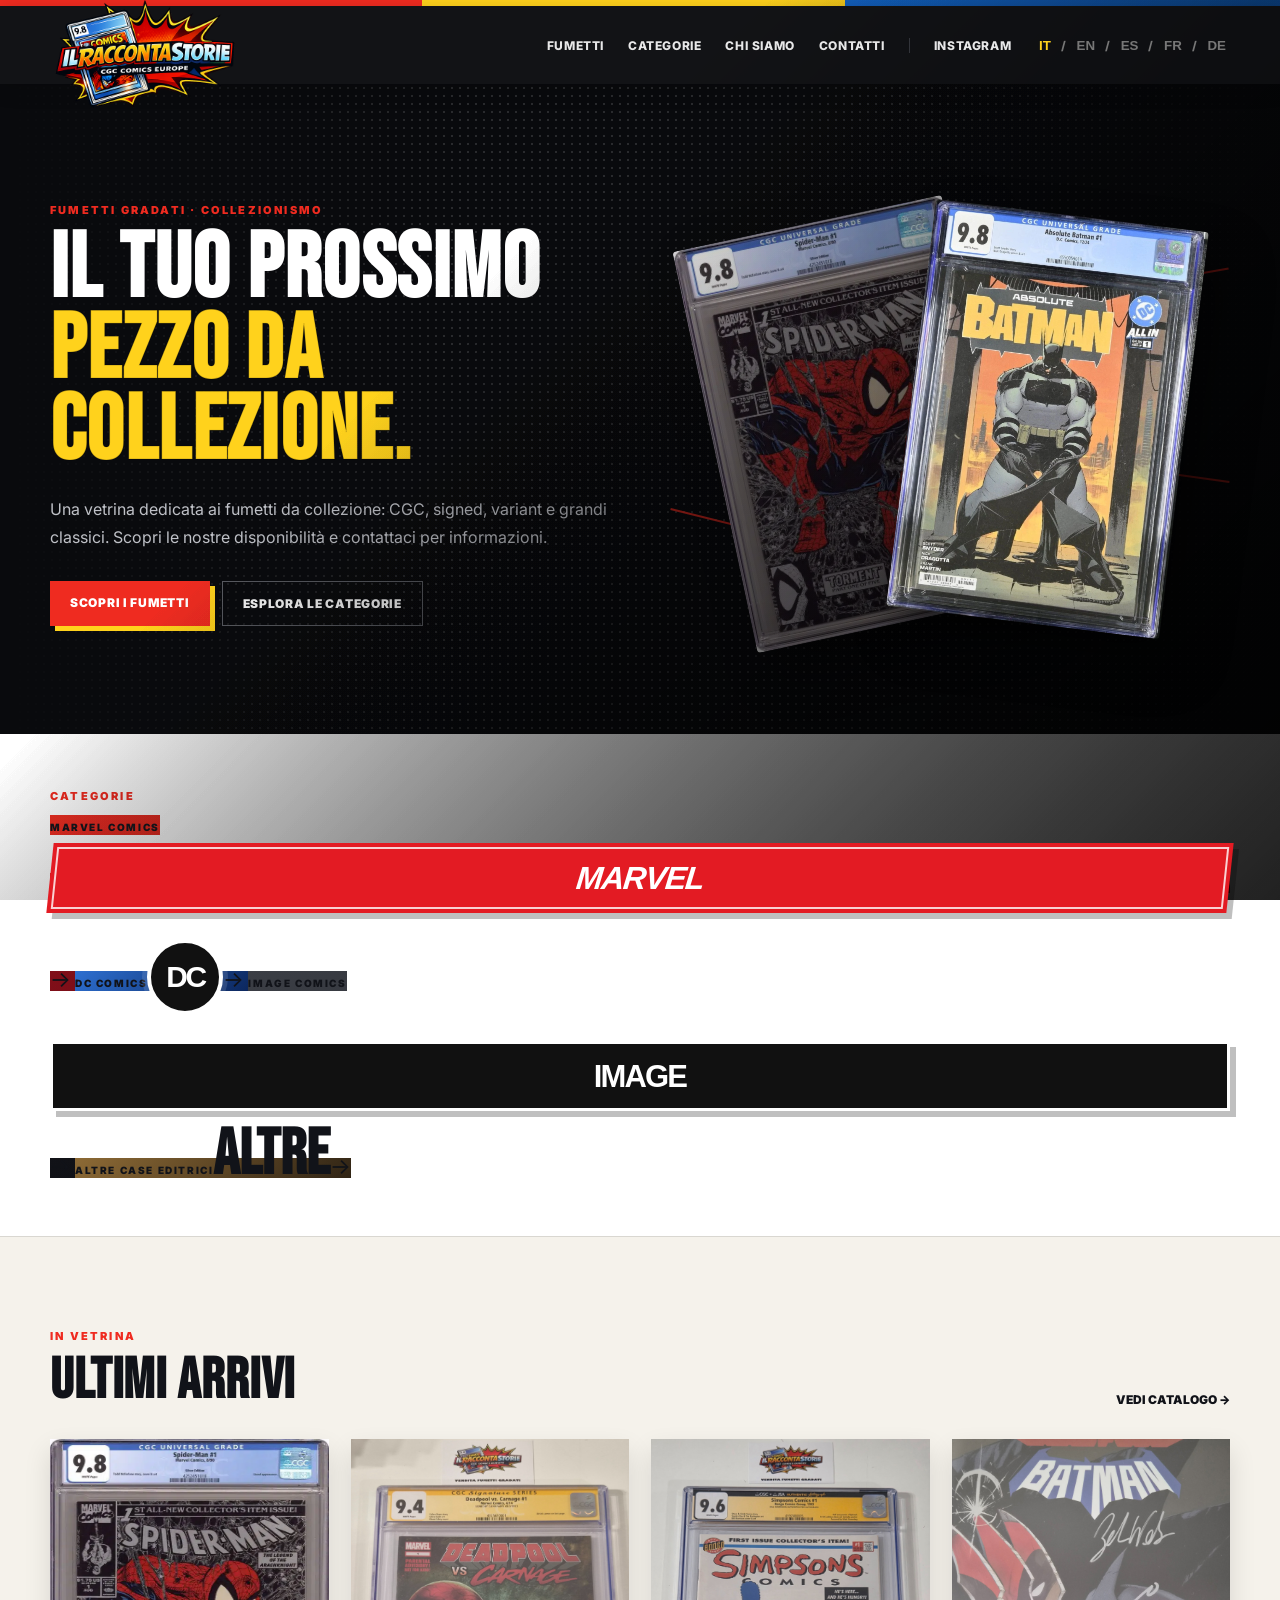
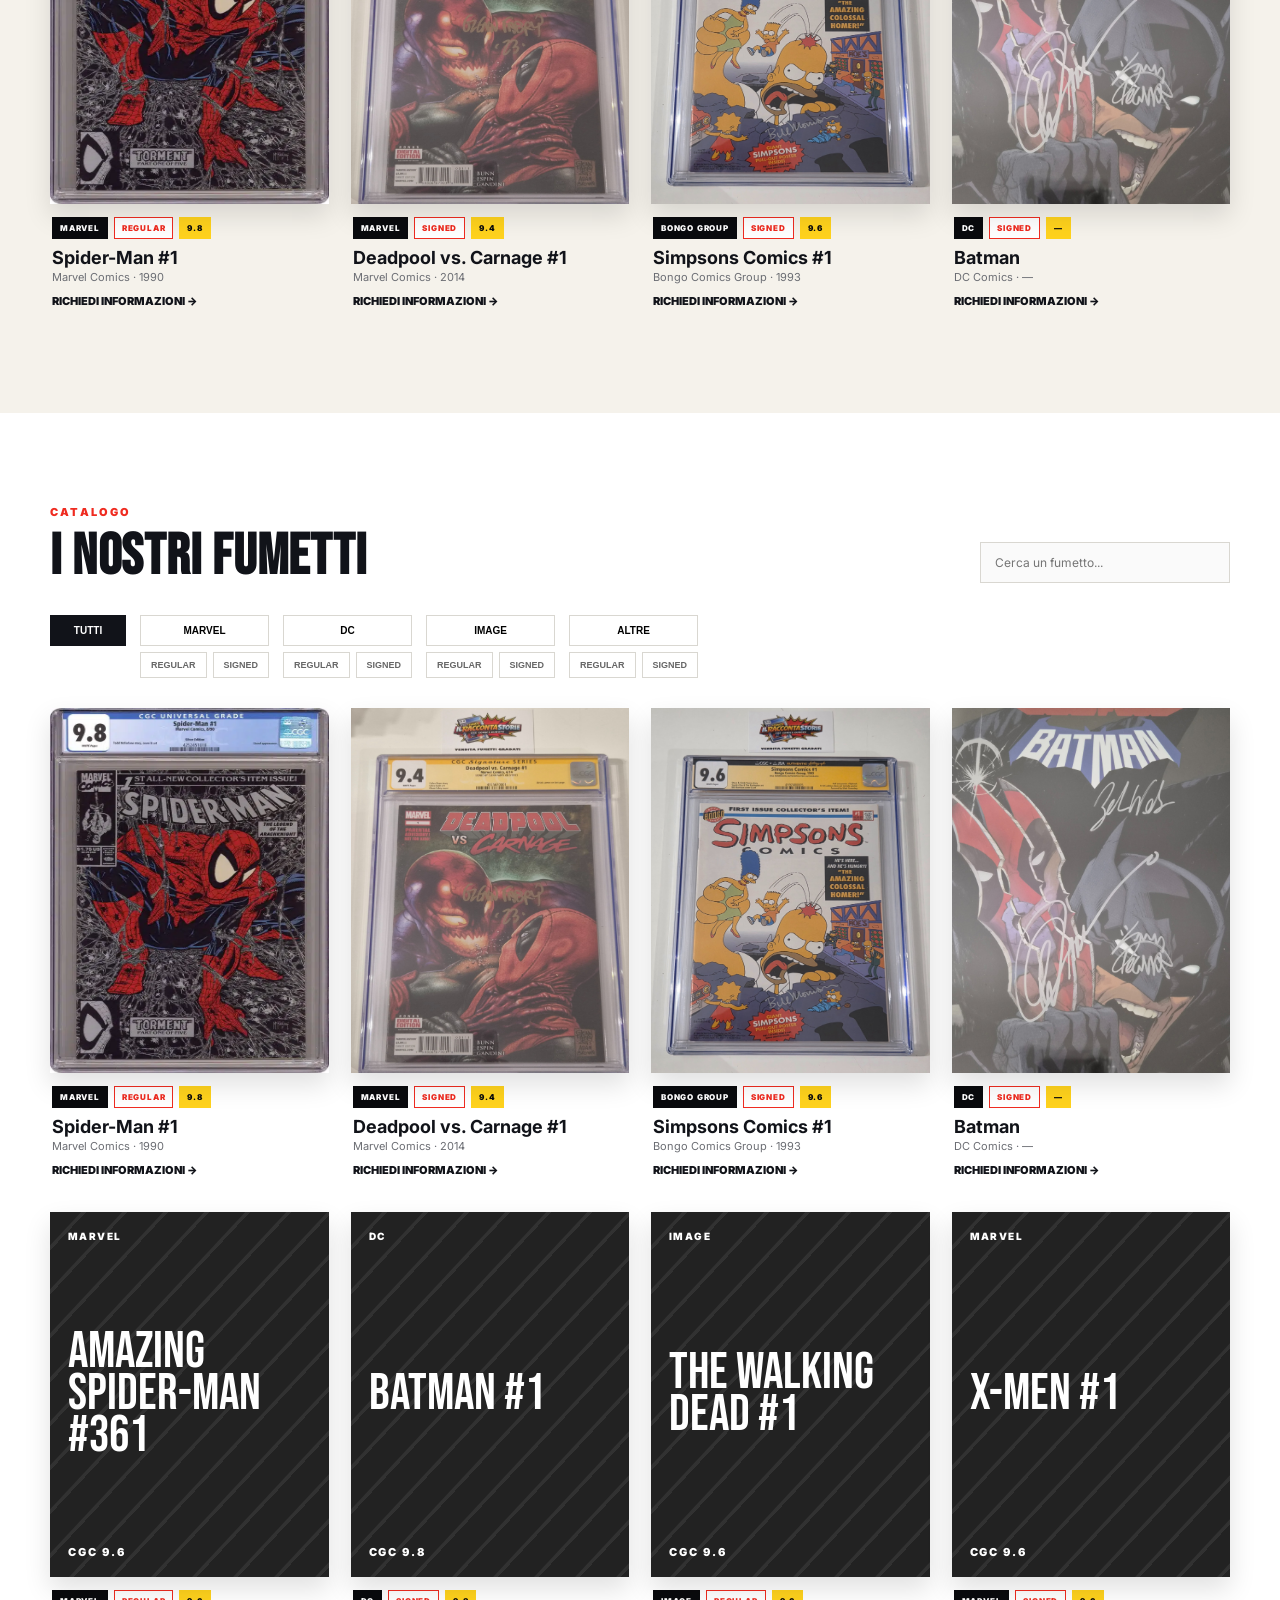
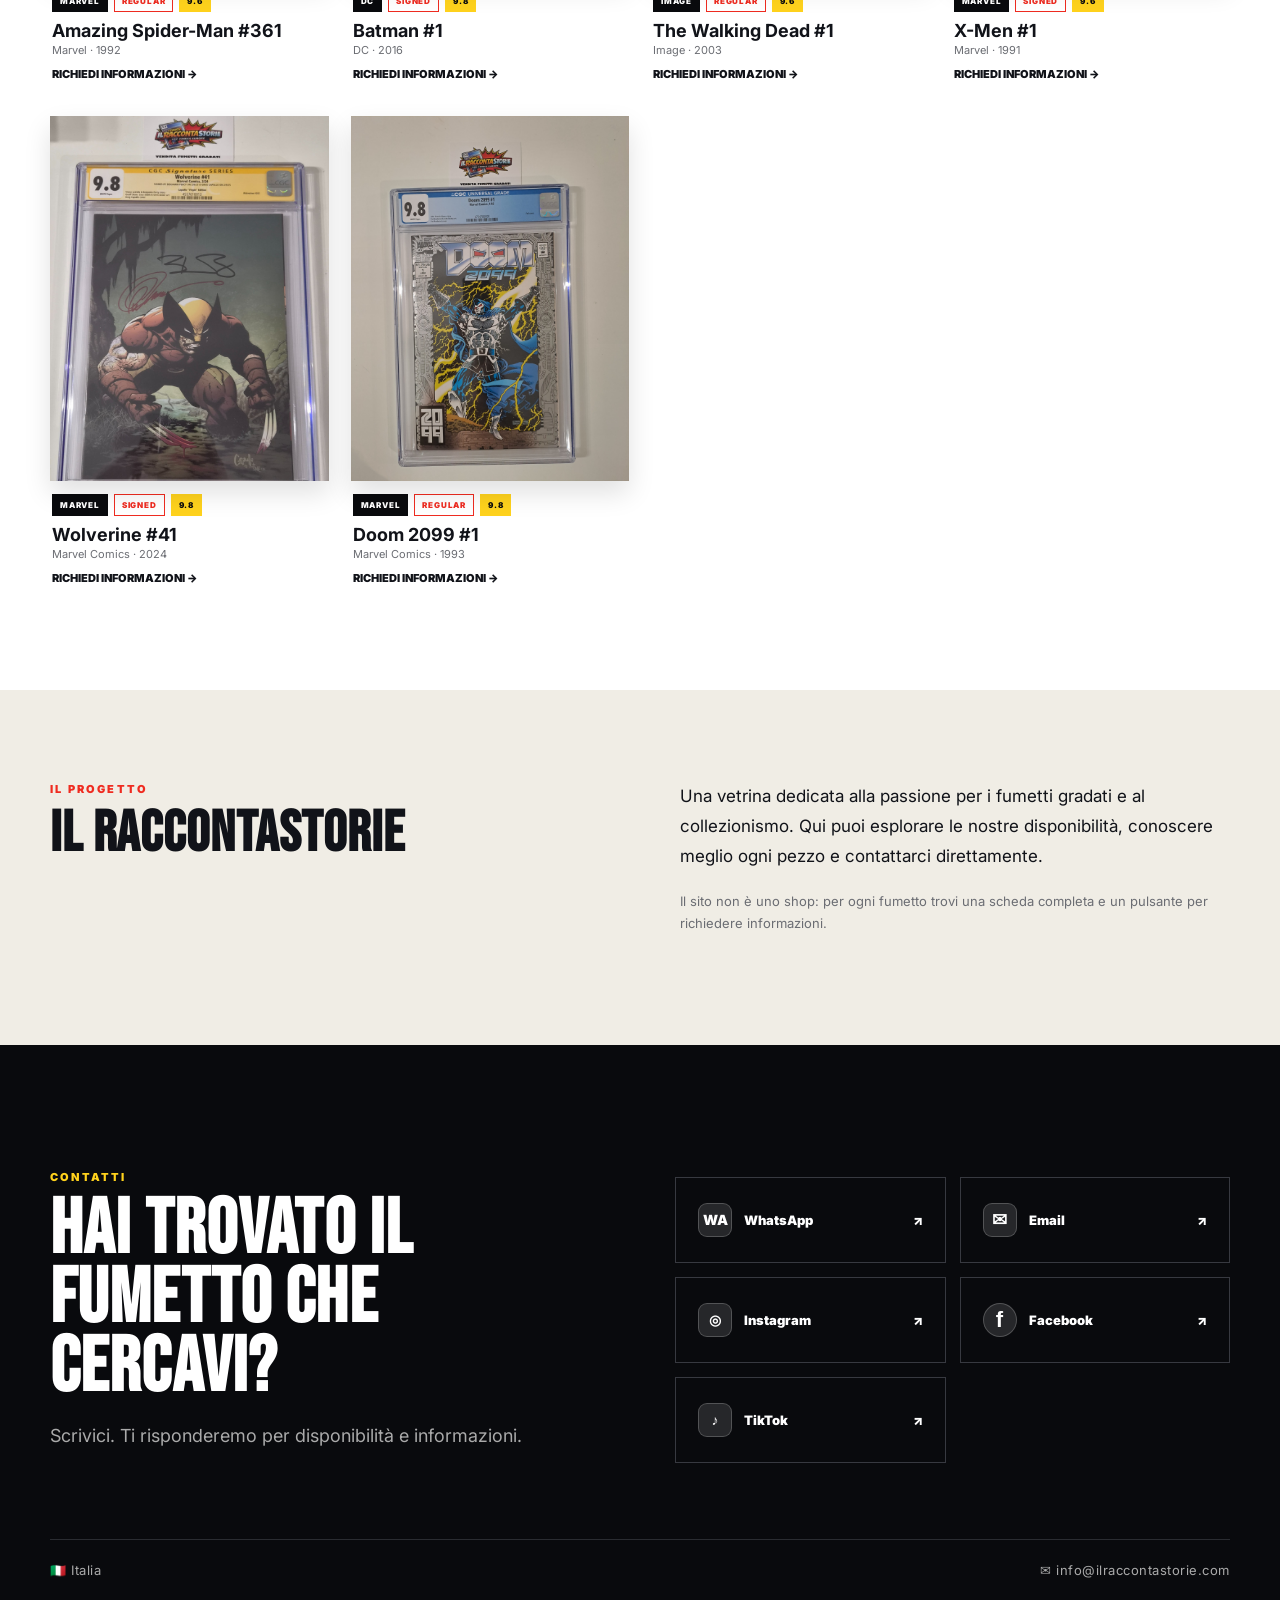
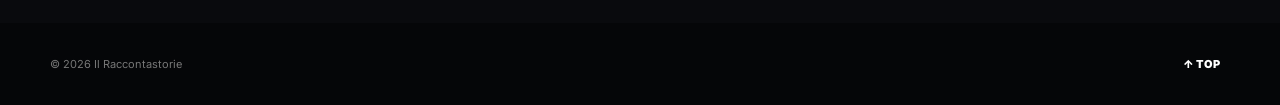
<file: index.html.html>
<!DOCTYPE html>
<html lang="it">
<head>
  <meta charset="UTF-8">
  <meta name="viewport" content="width=device-width, initial-scale=1.0">
  <meta name="description" content="Il Raccontastorie — fumetti gradati, collezionismo e comics.">
  <title>Il Raccontastorie | Fumetti Gradati</title>
  <link rel="preconnect" href="https://fonts.googleapis.com">
  <link rel="preconnect" href="https://fonts.gstatic.com" crossorigin>
  <link href="https://fonts.googleapis.com/css2?family=Bebas+Neue&family=Inter:wght@400;500;600;700;800;900&family=Oswald:wght@500;600;700&display=swap" rel="stylesheet">
  <link rel="stylesheet" href="assets/style.css">

  <style>
    /* Custom updates */
    .category-logo{
      display:inline-flex;
      align-items:center;
      justify-content:center;
      position:relative;
      line-height:1;
      font-weight:900;
      letter-spacing:-0.04em;
      text-transform:uppercase;
      margin-top:8px;
    }
    .category-logo-marvel{
      min-width:150px;
      min-height:54px;
      padding:0 12px;
      background:#e31b23;
      color:#fff;
      font-family:Arial,Helvetica,sans-serif;
      font-size:32px;
      font-style:italic;
      transform:skewX(-6deg);
      box-shadow:6px 6px 0 rgba(0,0,0,.25);
    }
    .category-logo-marvel::after{
      content:"";
      position:absolute;
      inset:4px;
      border:2px solid rgba(255,255,255,.8);
      pointer-events:none;
    }
    .category-logo-dc{
      width:76px;
      height:76px;
      border-radius:50%;
      border:4px solid #fff;
      background:#111;
      color:#fff;
      font-family:Arial,Helvetica,sans-serif;
      font-size:30px;
      letter-spacing:-0.08em;
      box-shadow:0 0 0 5px rgba(255,255,255,.12);
    }
    .category-logo-image{
      min-width:155px;
      min-height:54px;
      padding:0 12px;
      background:#111;
      color:#fff;
      font-family:Arial,Helvetica,sans-serif;
      font-size:31px;
      letter-spacing:-0.06em;
      border:3px solid #fff;
      box-shadow:6px 6px 0 rgba(0,0,0,.25);
    }
    .contact-button{
      display:flex;
      align-items:center;
      gap:12px;
    }
    .contact-button > span:last-child{
      margin-left:auto;
    }
    .platform-logo{
      display:inline-flex;
      align-items:center;
      justify-content:center;
      width:34px;
      height:34px;
      min-width:34px;
      border-radius:9px;
      background:rgba(255,255,255,.12);
      border:1px solid rgba(255,255,255,.2);
      color:#fff;
      font-weight:900;
      font-size:14px;
      line-height:1;
    }
    .contact-button.facebook .platform-logo{
      border-radius:50%;
      font-family:Arial,Helvetica,sans-serif;
      font-size:22px;
    }
    .contact-button.email .platform-logo{
      font-size:18px;
    }
    .lot-detail{
      border:1px solid rgba(225,0,0,.35);
      background:rgba(225,0,0,.06);
      padding:10px 12px;
      border-radius:8px;
    }
    .lot-value{
      font-weight:900;
      color:#e21d2f;
      letter-spacing:.04em;
    }
    @media (max-width:700px){
      .category-logo-marvel,.category-logo-image{min-width:125px;font-size:26px}
      .category-logo-dc{width:64px;height:64px;font-size:25px}
    }
  </style>
</head>
<body>
  <div class="comic-stripe"></div>
  <header class="header" id="top">
    <div class="container nav">
      <a class="logo-link" href="#top" aria-label="Il Raccontastorie">
        <img src="images/logo.png" alt="Il Raccontastorie - CGC Comics Europe">
      </a>
      <button class="menu-toggle" aria-label="Apri menu" aria-expanded="false">☰</button>
      <nav class="main-nav">
        <a href="#fumetti" data-i18n="nav_comics">Fumetti</a>
        <a href="#categorie" data-i18n="nav_categories">Categorie</a>
        <a href="#chi-siamo" data-i18n="nav_about">Chi siamo</a>
        <a href="#contatti" data-i18n="nav_contact">Contatti</a>
        <a class="social-link" href="https://www.instagram.com/il_raccontastorie/" target="_blank" rel="noopener">Instagram</a>
        <div class="language-switch" role="group" aria-label="Lingua">
          <button class="lang active" data-lang="it">IT</button><span>/</span>
          <button class="lang" data-lang="en">EN</button><span>/</span>
          <button class="lang" data-lang="es">ES</button><span>/</span>
          <button class="lang" data-lang="fr">FR</button><span>/</span>
          <button class="lang" data-lang="de">DE</button>
        </div>
      </nav>
    </div>
  </header>

  <main>
    <section class="hero">
      <div class="hero-halftone"></div>
      <div class="container hero-grid">
        <div class="hero-copy">
          <p class="kicker" data-i18n="hero_kicker">FUMETTI GRADATI · COLLEZIONISMO</p>
          <h1 data-i18n-html="hero_title">IL TUO PROSSIMO<br><span>PEZZO DA COLLEZIONE.</span></h1>
          <p data-i18n="hero_text">Una vetrina dedicata ai fumetti da collezione: CGC, signed, variant e grandi classici. Scopri le nostre disponibilità e contattaci per informazioni.</p>
          <div class="hero-buttons">
            <a class="btn btn-red" href="#fumetti" data-i18n="hero_button">SCOPRI I FUMETTI</a>
            <a class="btn btn-outline" href="#categorie" data-i18n="hero_button2">ESPLORA LE CATEGORIE</a>
          </div>
        </div>
        <div class="hero-visual" aria-hidden="true">
          <div class="speed-line line1"></div><div class="speed-line line2"></div><div class="speed-line line3"></div>
          <img class="real-slab slab-back" src="images/spiderman-silver-98.webp" alt="">
          <img class="real-slab slab-front" src="images/absolute-batman-98.webp" alt="">
        </div>
      </div>
    </section>

    <section class="quick-categories" id="categorie">
      <div class="container">
        <div class="section-label" data-i18n="section_categories">CATEGORIE</div>
        <div class="category-grid">
          <a class="category-card marvel" href="#catalogo" data-category="marvel">
            <span class="cat-small">MARVEL COMICS</span><span class="category-logo category-logo-marvel">MARVEL</span><span class="cat-arrow">→</span>
          </a>
          <a class="category-card dc" href="#catalogo" data-category="dc">
            <span class="cat-small">DC COMICS</span><span class="category-logo category-logo-dc">DC</span><span class="cat-arrow">→</span>
          </a>
          <a class="category-card image" href="#catalogo" data-category="image">
            <span class="cat-small">IMAGE COMICS</span><span class="category-logo category-logo-image">IMAGE</span><span class="cat-arrow">→</span>
          </a>
          <a class="category-card other" href="#catalogo" data-category="other">
            <span class="cat-small">ALTRE CASE EDITRICI</span><strong>ALTRE</strong><span class="cat-arrow">→</span>
          </a>
        </div>
      </div>
    </section>

    <section class="section featured" id="fumetti">
      <div class="container">
        <div class="section-heading">
          <div><div class="section-label" data-i18n="section_featured">IN VETRINA</div><h2 data-i18n="featured_title">Ultimi arrivi</h2></div>
          <a class="text-link" href="#catalogo" data-i18n="view_all">Vedi catalogo →</a>
        </div>
        <div id="featured-grid" class="comic-grid"></div>
      </div>
    </section>

    <section class="section catalog-section" id="catalogo">
      <div class="container">
        <div class="section-heading">
          <div><div class="section-label" data-i18n="section_catalog">CATALOGO</div><h2 data-i18n="catalog_title">I nostri fumetti</h2></div>
          <div class="catalog-controls">
            <input id="search" type="search" placeholder="Cerca un fumetto..." data-i18n-placeholder="search_placeholder">
          </div>
        </div>
        <div class="catalog-tabs">
          <button class="tab main-tab active" data-filter="all" data-i18n="all">Tutti</button>
          <div class="category-filter-group">
            <button class="tab main-tab" data-category="marvel">Marvel</button>
            <div class="sub-tabs">
              <button class="tab sub-tab" data-category="marvel" data-type="regular" data-i18n="regular">Regular</button>
              <button class="tab sub-tab" data-category="marvel" data-type="signed" data-i18n="signed">Signed</button>
            </div>
          </div>
          <div class="category-filter-group">
            <button class="tab main-tab" data-category="dc">DC</button>
            <div class="sub-tabs">
              <button class="tab sub-tab" data-category="dc" data-type="regular" data-i18n="regular">Regular</button>
              <button class="tab sub-tab" data-category="dc" data-type="signed" data-i18n="signed">Signed</button>
            </div>
          </div>
          <div class="category-filter-group">
            <button class="tab main-tab" data-category="image">Image</button>
            <div class="sub-tabs">
              <button class="tab sub-tab" data-category="image" data-type="regular" data-i18n="regular">Regular</button>
              <button class="tab sub-tab" data-category="image" data-type="signed" data-i18n="signed">Signed</button>
            </div>
          </div>
          <div class="category-filter-group">
            <button class="tab main-tab" data-category="other">Altre</button>
            <div class="sub-tabs">
              <button class="tab sub-tab" data-category="other" data-type="regular" data-i18n="regular">Regular</button>
              <button class="tab sub-tab" data-category="other" data-type="signed" data-i18n="signed">Signed</button>
            </div>
          </div>
        </div>
        <div id="catalog-grid" class="comic-grid large"></div>
        <div id="empty-state" class="empty-state" hidden data-i18n="no_results">Nessun fumetto trovato.</div>
      </div>
    </section>

    <section class="section about" id="chi-siamo">
      <div class="container about-grid">
        <div>
          <div class="section-label" data-i18n="section_about">IL PROGETTO</div>
          <h2 data-i18n="about_title">Il Raccontastorie</h2>
        </div>
        <div>
          <p data-i18n="about_text">Una vetrina dedicata alla passione per i fumetti gradati e al collezionismo. Qui puoi esplorare le nostre disponibilità, conoscere meglio ogni pezzo e contattarci direttamente.</p>
          <p class="muted" data-i18n="about_text2">Il sito non è uno shop: per ogni fumetto trovi una scheda completa e un pulsante per richiedere informazioni.</p>
        </div>
      </div>
    </section>

    <section class="contact-section" id="contatti">
      <div class="container contact-grid">
        <div>
          <div class="section-label light-label" data-i18n="section_contact">CONTATTI</div>
          <h2 data-i18n="contact_title">Hai trovato il fumetto che cercavi?</h2>
          <p data-i18n="contact_text">Scrivici. Ti risponderemo per disponibilità e informazioni.</p>
        </div>
        <div class="contact-buttons">
          <a class="contact-button whatsapp" href="https://wa.me/393385243303" target="_blank" rel="noopener"><span class="platform-logo" aria-hidden="true">WA</span><span>WhatsApp</span><span>↗</span></a>
          <a class="contact-button email" href="mailto:info@ilraccontastorie.com"><span class="platform-logo" aria-hidden="true">✉</span><span>Email</span><span>↗</span></a>
          <a class="contact-button instagram" href="https://www.instagram.com/il_raccontastorie/" target="_blank" rel="noopener"><span class="platform-logo" aria-hidden="true">◎</span><span>Instagram</span><span>↗</span></a>
          <a class="contact-button facebook" href="https://www.facebook.com/profile.php?id=61580560901648" target="_blank" rel="noopener"><span class="platform-logo" aria-hidden="true">f</span><span>Facebook</span><span>↗</span></a>
          <a class="contact-button tiktok" href="https://www.tiktok.com/@il_raccontastorie" target="_blank" rel="noopener"><span class="platform-logo" aria-hidden="true">♪</span><span>TikTok</span><span>↗</span></a>
        </div>
      </div>
      <div class="contact-bottom container">
        <span>🇮🇹 Italia</span>
        <span>✉ info@ilraccontastorie.com</span>
      </div>
    </section>
  </main>

  <footer>
    <div class="container footer-inner">
      <span>© 2026 Il Raccontastorie</span>
      <a href="#top" id="back-to-top">↑ TOP</a>
    </div>
  </footer>

  <div id="comic-modal" class="modal" aria-hidden="true">
    <div class="modal-backdrop"></div>
    <div class="modal-dialog">
      <button class="modal-close" aria-label="Chiudi">×</button>
      <div id="modal-content"></div>
    </div>
  </div>
  <script src="assets/script.js"></script>
</body>
</html>
</file>
<file: assets/style.css>
:root{
  --black:#090a0d; --ink:#111319; --red:#ef2b20; --red2:#b80f16;
  --yellow:#ffd21c; --blue:#1265c9; --paper:#f5f2eb; --white:#fff;
  --muted:#6b6d73; --line:#d9d7d1; --max:1180px;
}
*{box-sizing:border-box}
html{scroll-behavior:smooth}
body{margin:0;background:var(--paper);color:var(--ink);font-family:Inter,Arial,sans-serif}
a{text-decoration:none;color:inherit}
.container{width:min(var(--max),calc(100% - 42px));margin:auto}
.comic-stripe{height:6px;background:linear-gradient(90deg,var(--red) 0 33%,var(--yellow) 33% 66%,var(--blue) 66%)}
.header{position:sticky;top:0;z-index:50;background:rgba(9,10,13,.96);box-shadow:0 4px 20px rgba(0,0,0,.18)}
.nav{height:78px;display:flex;align-items:center;justify-content:space-between;position:relative}
.logo-link{display:flex;align-items:center;height:78px;position:relative;z-index:3}.logo-link img{width:190px;height:auto;display:block;transform:translateY(20px)}
.main-nav{display:flex;align-items:center;gap:24px;color:#fff;font-size:12px;font-weight:800;text-transform:uppercase;letter-spacing:.05em}
.main-nav>a{opacity:.9}.main-nav>a:hover{color:var(--yellow)}
.social-link{border-left:1px solid #36383e;padding-left:24px}
.language-switch{display:flex;align-items:center;gap:6px;color:#777}
.lang{border:0;background:none;color:#777;font-weight:900;cursor:pointer;padding:4px}
.lang.active{color:var(--yellow)}
.menu-toggle{display:none;color:#fff;background:none;border:0;font-size:28px}
.hero{position:relative;overflow:hidden;background:var(--black);color:#fff;min-height:650px}
.hero-halftone{position:absolute;inset:0;opacity:.13;background-image:radial-gradient(#fff 1px,transparent 1px);background-size:8px 8px;mask-image:linear-gradient(90deg,transparent,black 35%,black 70%,transparent)}
.hero-grid{min-height:650px;display:grid;grid-template-columns:1.03fr .97fr;align-items:center;gap:20px;position:relative}
.hero-copy{position:relative;padding:50px 0}
.kicker,.section-label{font-size:11px;letter-spacing:.2em;font-weight:900;color:var(--red);margin-bottom:12px}
.hero h1{font-family:"Bebas Neue",Impact,sans-serif;font-size:clamp(56px,7.2vw,94px);line-height:.88;letter-spacing:.015em;margin:0 0 24px}
.hero h1 span{color:var(--yellow);-webkit-text-stroke:1px rgba(0,0,0,.2)}
.hero-copy>p:not(.kicker){max-width:560px;color:#bfc1c7;font-size:16px;line-height:1.7}
.hero-buttons{display:flex;gap:12px;flex-wrap:wrap;margin-top:30px}
.btn{padding:14px 20px;font-size:12px;font-weight:900;letter-spacing:.06em;display:inline-block}
.btn-red{background:var(--red);color:#fff;box-shadow:5px 5px 0 var(--yellow)}
.btn-red:hover{transform:translate(-1px,-1px)}
.btn-outline{border:1px solid #5a5c62;color:#fff}.btn-outline:hover{border-color:#fff}
.hero-visual{height:540px;position:relative}
.fake-slab{position:absolute;width:275px;height:auto;border:0;background:none;box-shadow:none;padding:0;border-radius:4px}
.slab-back{left:8%;top:80px;transform:rotate(-12deg)}
.slab-front{right:8%;top:75px;transform:rotate(7deg);z-index:2}
.real-slab{
  position:absolute;
  width:275px;
  height:410px;
  object-fit:fill;
  display:block;
  box-shadow:20px 25px 50px rgba(0,0,0,.45);
  border-radius:4px;
}
.real-slab.slab-back{left:8%;top:80px;transform:rotate(-12deg)}
.real-slab.slab-front{right:8%;top:75px;transform:rotate(7deg);z-index:2}
.grade{height:43px;background:#f8fbff;color:#111;font-weight:900;font-size:25px;display:flex;align-items:center;padding-left:12px;border:2px solid #8b9aa6;margin-bottom:9px}
.fake-cover{height:327px;display:flex;flex-direction:column;justify-content:flex-end;padding:18px;color:#fff;font-family:"Bebas Neue";font-size:19px;overflow:hidden;position:relative}
.fake-cover:before{content:"";position:absolute;inset:0;background:repeating-linear-gradient(125deg,transparent 0 16px,rgba(255,255,255,.06) 17px 19px)}
.fake-cover strong{font-size:56px;line-height:.8;position:relative}
.fake-cover.red{background:radial-gradient(circle at 50% 40%,#ff5137,#7b1014 72%)}.fake-cover.blue{background:radial-gradient(circle at 50% 40%,#3b79e6,#0a1a43 70%)}
.speed-line{position:absolute;height:2px;background:var(--red);opacity:.8}.line1{width:190px;right:0;top:145px;transform:rotate(-10deg)}.line2{width:240px;left:0;bottom:140px;transform:rotate(14deg)}.line3{width:130px;right:0;bottom:205px;transform:rotate(8deg)}
.quick-categories{background:#fff;border-bottom:1px solid var(--line);padding:55px 0}
.category-logo{
  display:flex;
  align-items:center;
  justify-content:center;
  width:100%;
  height:70px;
  margin:10px 0 18px;
}

.category-logo img{
  display:block;
  max-width:190px;
  max-height:65px;
  width:auto;
  height:auto;
  object-fit:contain;
}

.category-logo-dc img{
  max-width:85px;
  max-height:85px;
}

.category-logo-image img{
  max-width:190px;
  max-height:65px;
}

.category-logo-marvel img{
  max-width:190px;
  max-height:65px;
}
.category-card:after{content:"";position:absolute;inset:0;background:linear-gradient(135deg,transparent 35%,rgba(0,0,0,.4))}
.category-card>*{position:relative;z-index:1}.category-card strong{font-family:"Bebas Neue";font-size:65px;line-height:.8}.cat-small{font-size:10px;letter-spacing:.16em;font-weight:900}.cat-arrow{font-size:22px;align-self:flex-end}.marvel{background:linear-gradient(135deg,#ed2d22,#7d0e18)}.dc{background:linear-gradient(135deg,#2d6fd1,#0c275e)}.image{background:linear-gradient(135deg,#3b3e45,#101116)}.other{background:linear-gradient(135deg,#8d6a35,#302415)}
.section{padding:92px 0}.section-heading{display:flex;align-items:end;justify-content:space-between;margin-bottom:32px}.section-heading.compact{margin-bottom:25px}.section-heading h2,.about h2,.contact-section h2{font-family:"Bebas Neue";font-size:58px;line-height:.9;margin:0;letter-spacing:.015em}.text-link{font-size:12px;font-weight:900;text-transform:uppercase}.comic-grid{display:grid;grid-template-columns:repeat(4,1fr);gap:22px}.comic-grid.large{grid-template-columns:repeat(4,1fr)}
.comic-card-item{cursor:pointer}.cover{height:365px;position:relative;overflow:hidden;box-shadow:0 12px 25px rgba(0,0,0,.12);background:#222}
.cover img{width:100%;height:100%;object-fit:fill;display:block}.placeholder-cover{height:100%;padding:18px;color:#fff;display:flex;flex-direction:column;justify-content:space-between;position:relative;overflow:hidden}.placeholder-cover:after{content:"";position:absolute;inset:-30%;background:repeating-linear-gradient(125deg,transparent 0 26px,rgba(255,255,255,.07) 27px 30px);transform:rotate(8deg)}.placeholder-cover>*{position:relative;z-index:1}.cover-publisher{font-size:10px;letter-spacing:.14em;font-weight:900}.cover-title{font-family:"Bebas Neue";font-size:51px;line-height:.82;max-width:90%}.cover-grade{font-size:11px;letter-spacing:.18em;font-weight:900}.comic-meta{padding:13px 2px}.comic-badges{display:flex;flex-wrap:wrap;gap:6px;margin-bottom:8px}.comic-badge{display:inline-flex;align-items:center;justify-content:center;min-height:22px;padding:4px 7px;border:1px solid var(--line);font-size:8px;font-weight:900;letter-spacing:.1em;text-transform:uppercase;line-height:1}.publisher-badge{background:var(--black);color:#fff;border-color:var(--black)}.type-badge{background:#fff;color:var(--red);border-color:var(--red)}.grade-badge{background:var(--yellow);color:var(--black);border-color:var(--yellow)}.comic-meta h3{font-size:18px;margin:5px 0 2px}.comic-meta p{font-size:11px;color:var(--muted);margin:0}.card-arrow{font-size:11px;font-weight:900;display:block;margin-top:10px}.split-section{background:#e7e4dc}.split-cards{display:grid;grid-template-columns:1fr 1fr;gap:20px}.split-card{background:#fff;display:grid;grid-template-columns:1fr 1fr;min-height:280px;box-shadow:0 8px 20px rgba(0,0,0,.06)}.split-art{color:#fff;padding:22px;display:flex;flex-direction:column;justify-content:space-between;position:relative;overflow:hidden}.modern .split-art{background:linear-gradient(145deg,#df3128,#131722)}.vintage .split-art{background:linear-gradient(145deg,#b58a49,#3b2919)}.split-art span{font-size:10px;letter-spacing:.15em;font-weight:900}.split-art b{font-family:"Bebas Neue";font-size:47px;line-height:.8}.split-info{padding:30px;display:flex;flex-direction:column;justify-content:center}.split-info>span{font-size:10px;font-weight:900;letter-spacing:.15em;color:var(--red)}.split-info h3{font-family:"Bebas Neue";font-size:34px;line-height:.95;margin:10px 0}.arrow{font-size:20px;font-weight:900}
.catalog-section{background:#fff}.catalog-controls input{border:1px solid var(--line);padding:12px 14px;width:250px;background:#fafafa;font:inherit;font-size:12px;outline:none}.catalog-controls input:focus{border-color:var(--ink)}.catalog-tabs{display:flex;align-items:flex-start;gap:14px;flex-wrap:wrap;margin-bottom:30px}.category-filter-group{display:flex;flex-direction:column;gap:6px}.sub-tabs{display:flex;gap:6px}.tab{border:1px solid var(--line);background:#fff;padding:9px 13px;font-size:10px;font-weight:900;text-transform:uppercase;cursor:pointer}.main-tab{min-width:76px}.sub-tab{font-size:9px;padding:7px 10px;color:#666}.tab.active,.tab:hover{background:var(--ink);color:#fff;border-color:var(--ink)}.empty-state{text-align:center;padding:50px;color:var(--muted)}
.about{background:#f0ede5}.about-grid{display:grid;grid-template-columns:1fr 1fr;gap:80px}.about p{font-size:17px;line-height:1.75;max-width:600px;margin:0 0 18px}.muted{color:var(--muted)!important;font-size:13px!important}
.contact-section{background:var(--black);color:#fff;padding:125px 0 45px}.light-label{color:var(--yellow)}.contact-grid{display:grid;grid-template-columns:1fr 1fr;gap:70px;align-items:center}.contact-section h2{font-size:clamp(68px,6vw,88px);max-width:720px}.contact-section p{color:#aaa;font-size:18px;line-height:1.65;max-width:560px}.contact-buttons{display:grid;grid-template-columns:1fr 1fr;gap:14px}.contact-button{padding:25px 22px;min-height:72px;border:1px solid #373940;font-size:13px;font-weight:900;display:flex;justify-content:space-between;transition:.2s}.contact-button:hover{transform:translateY(-2px)}.whatsapp:hover{border-color:#25d366}.email:hover{border-color:var(--yellow)}.instagram:hover{border-color:#d6249f}.facebook:hover{border-color:#1877f2}.tiktok:hover{border-color:#fff}.contact-bottom{border-top:1px solid #2a2c31;margin-top:70px;padding-top:22px;display:flex;justify-content:space-between;color:#aaa;font-size:13px;letter-spacing:.04em}
footer{background:#050608;color:#777;padding:26px 0}.footer-inner{display:flex;align-items:center;justify-content:space-between;font-size:11px}.footer-inner a{color:#fff;font-weight:900;padding:8px 10px}
.modal{position:fixed;inset:0;z-index:100;display:none}.modal.open{display:block}.modal-backdrop{position:absolute;inset:0;background:rgba(0,0,0,.82)}.modal-dialog{position:relative;width:min(900px,calc(100% - 30px));max-height:90vh;overflow:auto;background:var(--paper);margin:5vh auto;padding:28px}.modal-close{position:absolute;right:12px;top:8px;border:0;background:none;font-size:32px;cursor:pointer;z-index:2}.modal-product{display:grid;grid-template-columns:330px 1fr;gap:35px;padding:15px}.modal-product .cover{height:470px}.modal-details .section-label{margin-top:15px}.modal-details h2{font-family:"Bebas Neue";font-size:50px;line-height:.9;margin:0 0 10px}.details-list{display:grid;grid-template-columns:1fr 1fr;border-top:1px solid var(--line);margin:20px 0}.detail{padding:10px 0;border-bottom:1px solid var(--line)}.detail b{display:block;font-size:9px;text-transform:uppercase;letter-spacing:.12em;color:var(--muted);margin-bottom:3px}.detail span{font-size:13px;font-weight:700}.request-btn{display:inline-block;background:var(--red);color:#fff;padding:14px 18px;font-size:11px;font-weight:900;box-shadow:4px 4px 0 var(--yellow)}
@media(max-width:900px){.main-nav{gap:12px}.comic-grid,.comic-grid.large{grid-template-columns:repeat(2,1fr)}.hero-grid{grid-template-columns:1fr}.hero{min-height:auto}.hero-copy{padding:70px 0 20px}.hero-visual{height:480px}.about-grid,.contact-grid{grid-template-columns:1fr;gap:35px}.contact-buttons{max-width:600px}.nav{height:70px}.main-nav{display:none;position:absolute;top:70px;left:0;right:0;background:#090a0d;padding:20px;flex-direction:column;align-items:flex-start}.main-nav.open{display:flex}.menu-toggle{display:block}.social-link{border:0;padding:0}.split-cards{grid-template-columns:1fr}.category-grid{grid-template-columns:repeat(2,1fr)}}
@media(max-width:600px){.container{width:min(var(--max),calc(100% - 26px))}.logo-link img{width:165px;transform:translateY(18px)}.section{padding:65px 0}.section-heading{align-items:flex-start;gap:15px;flex-direction:column}.section-heading h2,.about h2{font-size:48px}.hero h1{font-size:58px}.hero-visual{transform:scale(.82);transform-origin:center top;height:390px;margin-bottom:-30px}.real-slab{width:210px;height:338px}.category-grid{grid-template-columns:1fr}.comic-grid,.comic-grid.large{grid-template-columns:repeat(2,1fr);gap:12px}.cover{height:270px}.cover-title{font-size:38px}.split-card{grid-template-columns:1fr}.split-art{min-height:180px}.catalog-controls{width:100%}.catalog-controls input{width:100%}.contact-section h2{font-size:50px}.contact-buttons{grid-template-columns:1fr}.contact-bottom{flex-direction:column;gap:8px}.footer-inner{gap:12px;flex-wrap:wrap}.modal-product{grid-template-columns:1fr;padding:0}.modal-product .cover{height:400px}.details-list{grid-template-columns:1fr 1fr}}
</file>
